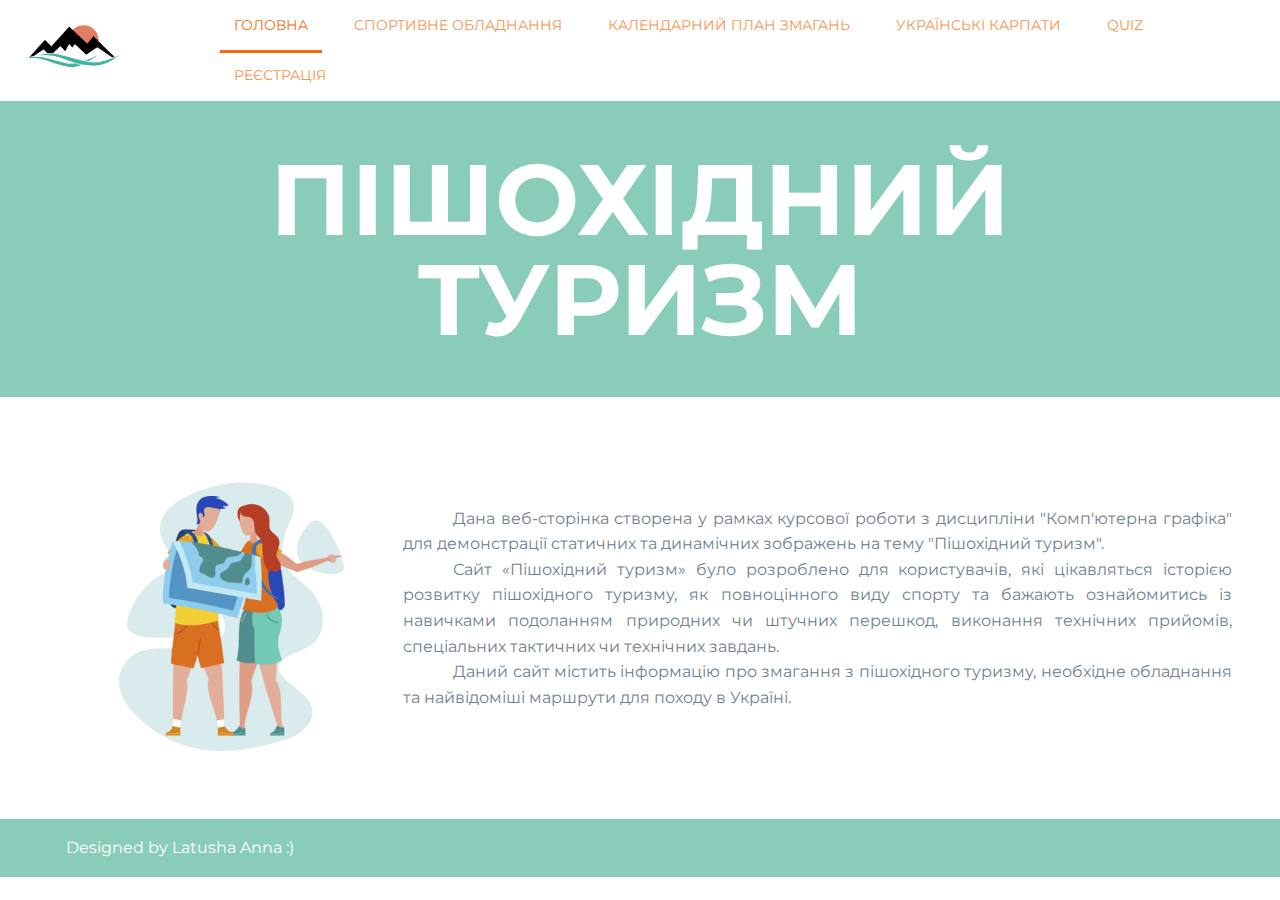
<file: index.html>
<!DOCTYPE html>
<html lang="en">
<head>
    <meta charset="UTF-8">
    <meta http-equiv="X-UA-Compatible" content="IE=edge">
    <meta name="viewport" content="width=device-width, initial-scale=1.0">
    <link rel="stylesheet" href="./style.css">
    <link href="https://fonts.googleapis.com/css?family=Kaushan+Script|Montserrat:400,700&amp;subset=cyrillic-ext" rel="stylesheet">
    <title>Спортивний туризм</title>
</head>
<body>
    <header>
        <div class="wrapper">
            <input type="checkbox" id="check-menu">
            <label for="check-menu" class="nav-burger"><img class="nav-logo" src="./images/лого2.png" alt="Логотип"></label>
            <div class="burger-line first"></div>
            <div class="burger-line second"></div>
            <div class="burger-line third"></div>
            <div class="burger-line fourth"></div>            
            <nav class="main-menu">
                <a class="link-burger active" href="./index.html">Головна</a>
                <a class="link-burger" href="./equipment.html">Спортивне обладнання</a>
                <a class="link-burger" href="./champ.html">Календарний план змагань</a>
                <a class="link-burger" href="./travel.html">Українські карпати</a>
                <a class="link-burger" href="./quiz.html">Quiz</a>
                <a class="link-burger" href="./registration.html">Реєстрація</a>
            </nav>
        </div>
        <div><img class="logo" src="./images/лого2.png" alt="Логотип"></div>
        <nav class="nav">
            <a class="nav__link active" href="./index.html">Головна</a>
            <a class="nav__link" href="./equipment.html">Спортивне обладнання</a>
            <a class="nav__link" href="./champ.html">Календарний план змагань</a>
            <a class="nav__link" href="./travel.html">Українські карпати</a>
            <a class="nav__link" href="./quiz.html">Quiz</a>
            <a class="nav__link" href="./registration.html">Реєстрація</a>
        </nav>
    </header>
    <main>
        <div class = "main-title">
            <h1 class = "main-title-1">Пішохідний <br> туризм</h1>
        </div>
        <div class = "main">
            <div class = "main-content">
                <img class = "main-image" src = "./images/g2.png" alt = "Туристи"/>
                <div class = "txt">
                    <p class="indent">
                        Дана  веб-сторінка  створена у рамках курсової  роботи з дисципліни "Комп'ютерна графіка" для демонстрації статичних та динамічних зображень на тему "Пішохідний туризм". 
                    <br>
                    </p>
                    <p class="indent">
                        Сайт «Пішохідний туризм» було розроблено для користувачів, які цікавляться історією розвитку пішохідного туризму, як повноцінного виду спорту  та бажають ознайомитись із навичками подоланням природних чи штучних перешкод, виконання технічних прийомів, спеціальних тактичних чи технічних завдань. 
                    <br>
                    </p>
                    <p class="indent">
                         Даний сайт містить інформацію про  змагання з пішохідного туризму, необхідне обладнання та найвідоміші маршрути для походу в Україні.
                    </p>
                </div>   
            </div>
        </div>
    </main>
    <footer class = "foot">   
        <p class = "indent">Designed by Latusha Anna :) <p> 
    </footer> 

    
</body>
</html>
</file>
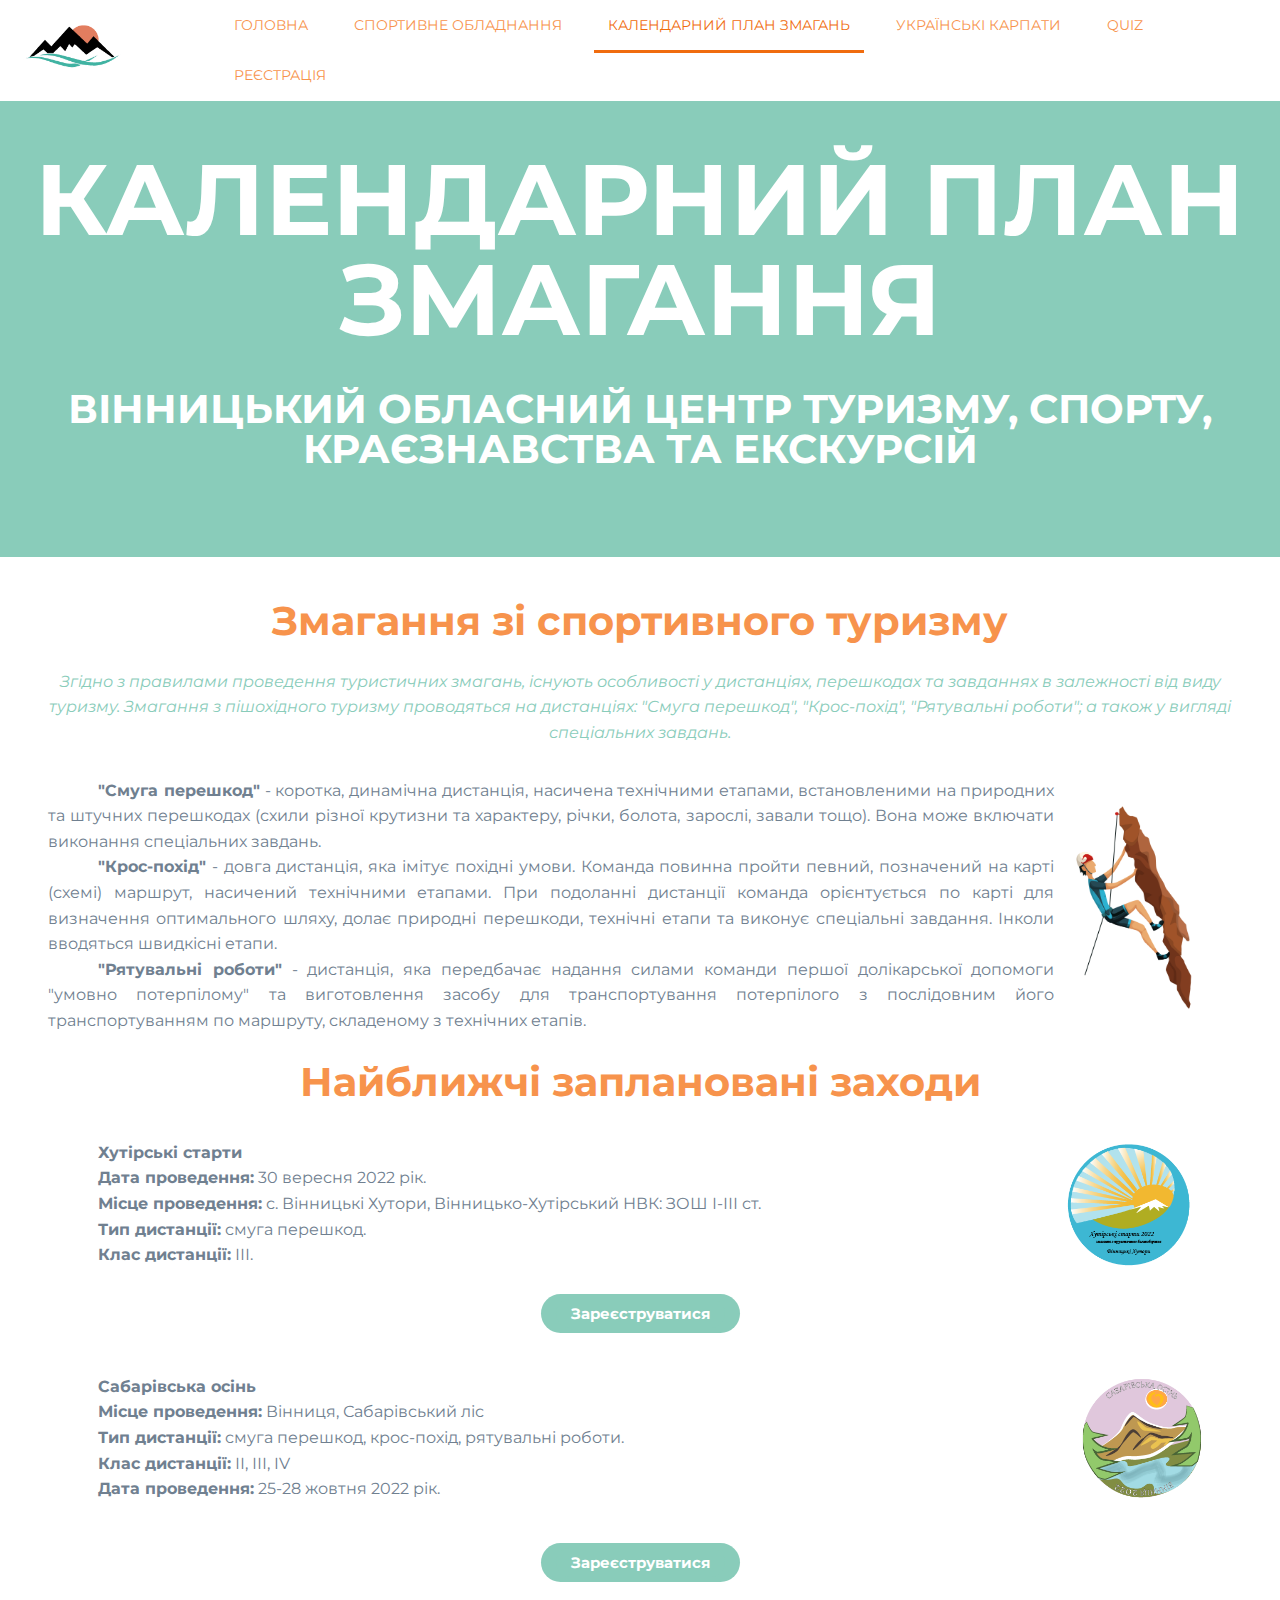
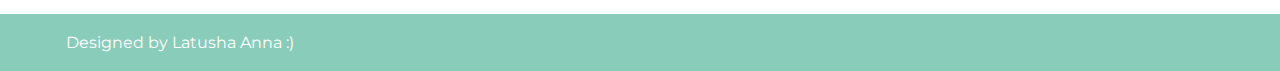
<file: champ.html>
<!DOCTYPE html>
<html lang="en">
<head>
    <meta charset="UTF-8">
    <meta http-equiv="X-UA-Compatible" content="IE=edge">
    <meta name="viewport" content="width=device-width, initial-scale=1.0">
    <link rel="stylesheet" href="./style.css">
    <link href="https://fonts.googleapis.com/css?family=Kaushan+Script|Montserrat:400,700&amp;subset=cyrillic-ext" rel="stylesheet">
    <title>Календарний план змаганнь</title>
</head>
<body>
    <header>
        <div class="wrapper">
            <input type="checkbox" id="check-menu">
            <label for="check-menu" class="nav-burger"><img class="nav-logo" src="./images/лого2.png" alt="Логотип"></label>
            <div class="burger-line first"></div>
            <div class="burger-line second"></div>
            <div class="burger-line third"></div>
            <div class="burger-line fourth"></div>            
            <nav class="main-menu">
                <a class="link-burger active" href="./index.html">Головна</a>
                <a class="link-burger" href="./equipment.html">Спортивне обладнання</a>
                <a class="link-burger" href="./champ.html">Календарний план змагань</a>
                <a class="link-burger" href="./travel.html">Українські карпати</a>
                <a class="link-burger" href="./quiz.html">Quiz</a>
                <a class="link-burger" href="./registration.html">Реєстрація</a>
            </nav>
        </div>
        <div><img class="logo" src="./images/лого2.png" alt="Логотип"></div>
        <nav class="nav">
            <a class="nav__link" href="./index.html">Головна</a>
            <a class="nav__link" href="./equipment.html">Спортивне обладнання</a>
            <a class="nav__link active" href="./champ.html">Календарний план змагань</a>
            <a class="nav__link" href="./travel.html">Українські карпати</a>
            <a class="nav__link" href="./quiz.html">Quiz</a>
            <a class="nav__link" href="./registration.html">Реєстрація</a>
        </nav>
    </header>
    <main>
        <div class="main-title">
            <h1 class="main-title-1">Календарний план змагання</h1>
            <h2 class="main-title-2">Вінницький обласний центр туризму, спорту, краєзнавства та екскурсій</h2>
        </div>
        <div class="main">
            <h1 class="main-subtitle">Змагання зі спортивного туризму</h1>
            <div class="intro">
                Згідно з правилами проведення туристичних змагань, існують особливості у дистанціях, перешкодах та завданнях в залежності від виду туризму. Змагання з пішохідного туризму проводяться на дистанціях: "Смуга перешкод", "Крос-похід", "Рятувальні роботи"; а також у вигляді спеціальних завдань.
            </div>
            <div class="main-content">
                <div class="txt">
                    <p class="indent">
                        <b>"Смуга перешкод"</b> - коротка, динамічна дистанція, насичена технічними етапами, встановленими на природних та штучних перешкодах (схили різної крутизни та характеру, річки, болота, зарослі, завали тощо). Вона може включати виконання спеціальних завдань.
                    </p>
                    <p class="indent">
                        <b>"Крос-похід"</b> - довга дистанція, яка імітує похідні умови. Команда повинна пройти певний, позначений на карті (схемі) маршрут, насичений технічними етапами. При подоланні дистанції команда орієнтується по карті для визначення оптимального шляху, долає природні перешкоди, технічні етапи та виконує спеціальні завдання. Інколи вводяться швидкісні етапи.
                    </p>
                    <p class="indent">
                        <b>"Рятувальні роботи"</b> - дистанція, яка передбачає надання силами команди першої долікарської допомоги "умовно потерпілому" та виготовлення засобу для транспортування потерпілого з послідовним його транспортуванням по маршруту, складеному з технічних етапів.
                    </p>              
                </div>
                <img class="equip-image" src = "./images/Турист.png"/>
            </div>
            <h1 class="main-subtitle">Найближчі заплановані заходи</h1>
            <div class="main-content">
                <div class="txt">
                    <p class="indent"><b>Хутірські старти</b></p>
                    <p class="indent"><b>Дата проведення:</b> 30 вересня 2022 рік.</p>
                    <p class="indent"><b>Місце проведення:</b> с. Вінницькі Хутори, Вінницько-Хутірський НВК: ЗОШ І-ІІІ ст.</p>
                    <p class="indent"><b>Тип дистанції:</b> смуга перешкод.</p>
                    <p class="indent"><b>Клас дистанції:</b> ІІІ.</p>
                </div>
                <img class="equip-image" src = "./images/Хутірські старти.png"/>
            </div>
            <form class = "button1" action="./registration.html">
                <button type="submit"><b> Зареєструватися </b></button>
            </form>
            <div class="main-content">
                <div class="txt">
                    <p class="indent"><b>Сабарівська осінь</b></p>
                    <p class="indent"><b>Місце проведення:</b> Вінниця, Сабарівський ліс</p>
                    <p class="indent"><b>Тип дистанції:</b> смуга перешкод, крос-похід, рятувальні роботи.</p>
                    <p class="indent"><b>Клас дистанції:</b> ІІ, ІІІ, IV</p>
                    <p class="indent"><b>Дата проведення:</b> 25-28 жовтня 2022 рік.</p>
                </div>
                <img class="equip-image" src = "./images/Сабарів.png"/>
            </div>
            <form class = "button1" action="./registration.html">
                <button type="submit"> <b> Зареєструватися </b></button>
            </form>
        </div>
    </main>
    <footer class="foot">   
        <p class="indent">Designed by Latusha Anna :) <p> 
    </footer> 

    
</body>
</html>
</file>
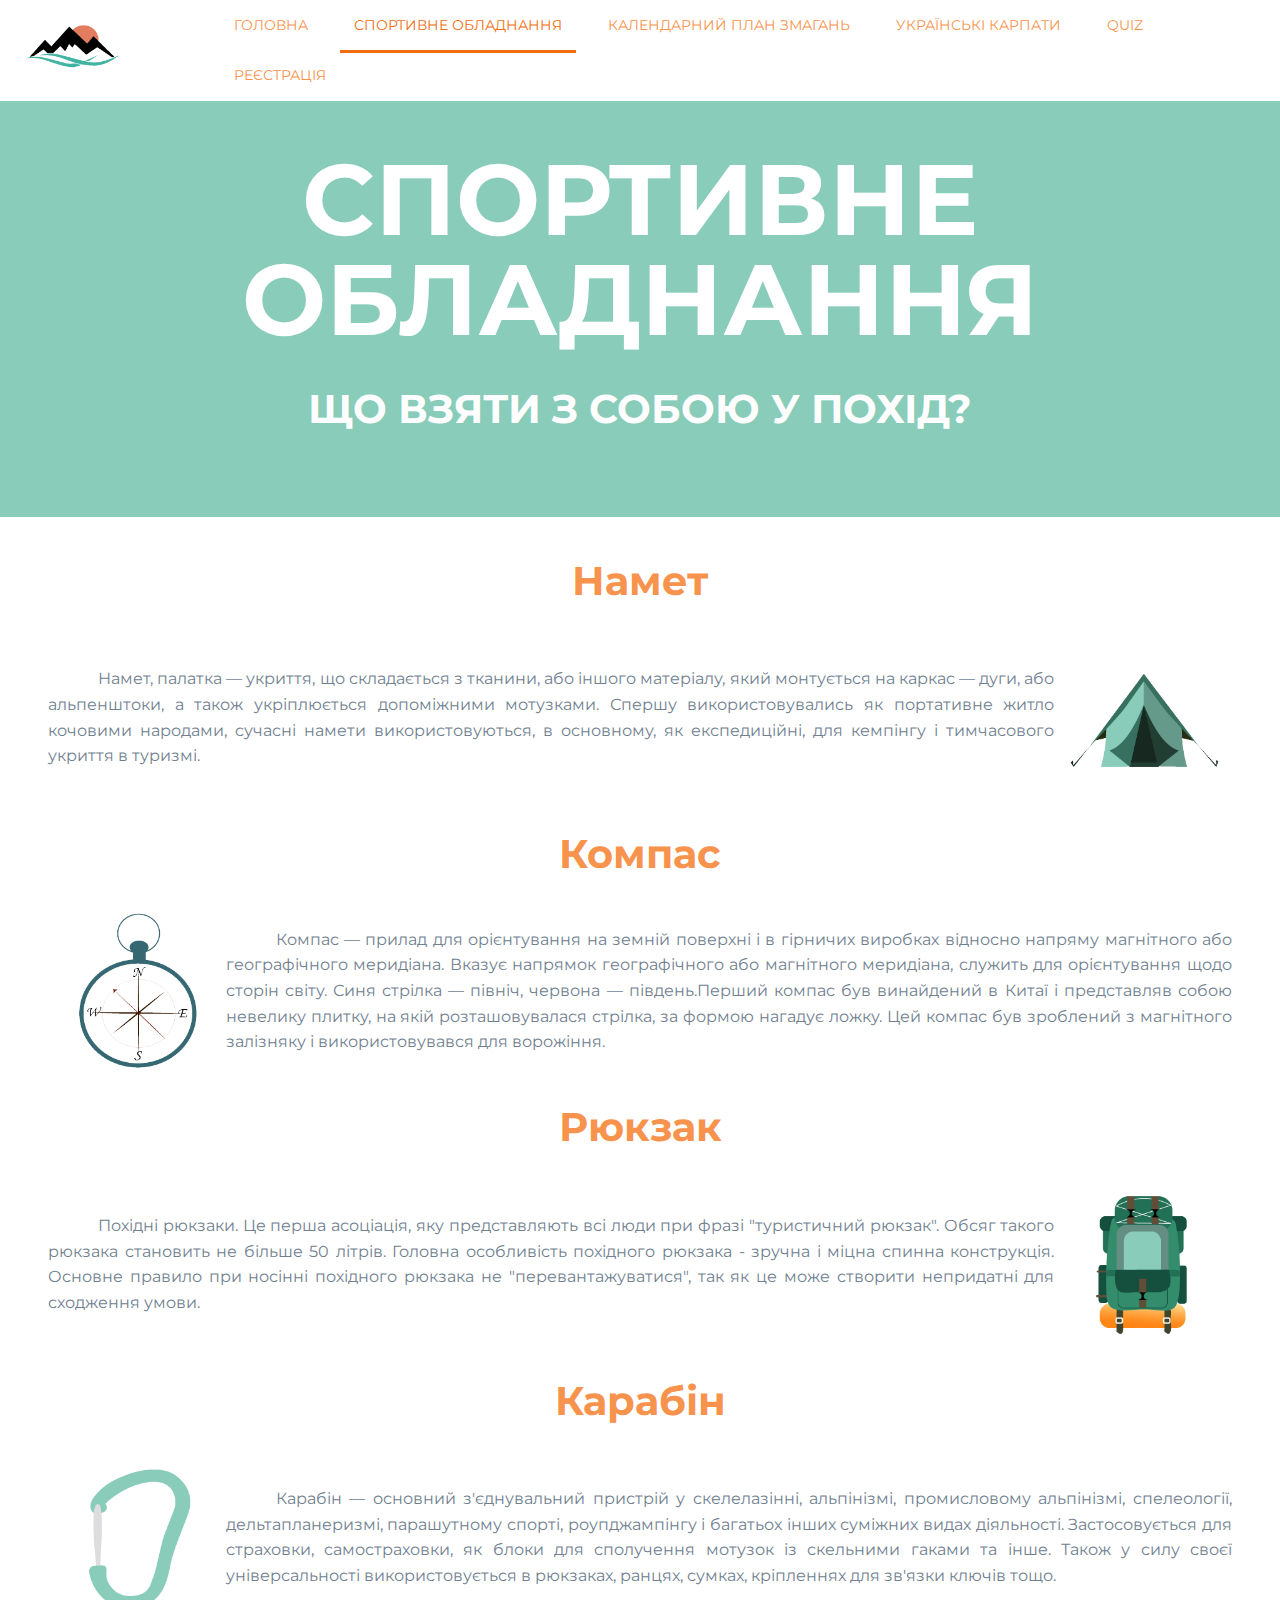
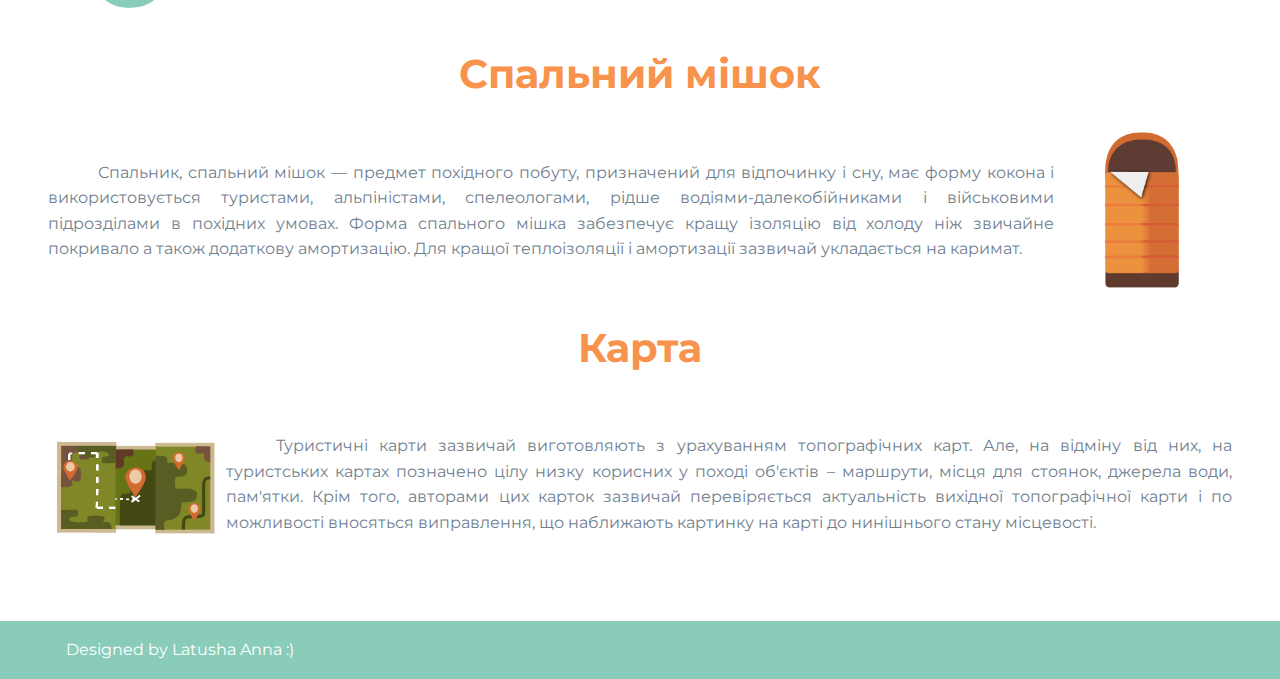
<file: equipment.html>
<!DOCTYPE html>
<html lang="en">
<head>
    <meta charset="UTF-8">
    <meta http-equiv="X-UA-Compatible" content="IE=edge">
    <meta name="viewport" content="width=device-width, initial-scale=1.0">
    <link rel="stylesheet" href="./style.css">
    <link href="https://fonts.googleapis.com/css?family=Kaushan+Script|Montserrat:400,700&amp;subset=cyrillic-ext" rel="stylesheet">
    <title>Спортивне спорядження</title>
</head>
<body>
    <header>
        <div class="wrapper">
            <input type="checkbox" id="check-menu">
            <label for="check-menu" class="nav-burger"><img class="nav-logo" src="./images/лого2.png" alt="Логотип"></label>
            <div class="burger-line first"></div>
            <div class="burger-line second"></div>
            <div class="burger-line third"></div>
            <div class="burger-line fourth"></div>            
            <nav class="main-menu">
                <a class="link-burger active" href="./index.html">Головна</a>
                <a class="link-burger" href="./equipment.html">Спортивне обладнання</a>
                <a class="link-burger" href="./champ.html">Календарний план змагань</a>
                <a class="link-burger" href="./travel.html">Українські карпати</a>
                <a class="link-burger" href="./quiz.html">Quiz</a>
                <a class="link-burger" href="./registration.html">Реєстрація</a>
            </nav>
        </div>
        <div><img class="logo" src="./images/лого2.png" alt="Логотип"></div>
        <nav class="nav">
            <a class="nav__link" href="./index.html">Головна</a>
            <a class="nav__link active" href="./equipment.html">Спортивне обладнання</a>
            <a class="nav__link" href="./champ.html">Календарний план змагань</a>
            <a class="nav__link" href="./travel.html">Українські карпати</a>
            <a class="nav__link" href="./quiz.html">Quiz</a>
            <a class="nav__link" href="./registration.html">Реєстрація</a>
        </nav>
    </header>
    <main>
        <div class="main-title">
            <h1 class="main-title-1">Спортивне обладнання</h1>
            <h2 class="main-title-2">Що взяти з собою у похід?</h2>
        </div>
        <div class = "main">
            <h1 class="main-subtitle">Намет</h1>
            <div class="main-content">
                <div class="txt">
                    <p class="indent">
                        Намет, палатка — укриття, що складається з тканини, або іншого матеріалу, який монтується на каркас — дуги, або альпенштоки, а також укріплюється допоміжними мотузками. Спершу використовувались як портативне житло кочовими народами, сучасні намети використовуються, в основному, як експедиційні, для кемпінгу і тимчасового укриття в туризмі.
                    </p>
                </div>    
                <img class="equip-image" src = "./images/Палатка.png"/> 
            </div>  
            <h1 class="main-subtitle">Компас</h1>
            <div class="main-content">
                <img class="equip-image" src = "./images/Компас.png"/>
                <div class="txt">
                    <p class="indent">
                        Компас — прилад для орієнтування на земній поверхні і в гірничих виробках відносно напряму магнітного або географічного меридіана. Вказує напрямок географічного або магнітного меридіана, служить для орієнтування щодо сторін світу. Синя стрілка — північ, червона — південь.Перший компас був винайдений в Китаї і представляв собою невелику плитку, на якій розташовувалася стрілка, за формою нагадує ложку. Цей компас був зроблений з магнітного залізняку і використовувався для ворожіння. 
                    </p>
                </div>    
            </div>
            <h1 class="main-subtitle">Рюкзак</h1>
            <div class="main-content">
                <div class="txt">
                    <p class="indent">
                        Похідні рюкзаки. Це перша асоціація, яку представляють всі люди при фразі "туристичний рюкзак". Обсяг такого рюкзака становить не більше 50 літрів. Головна особливість похідного рюкзака - зручна і міцна спинна конструкція. Основне правило при носінні похідного рюкзака не "перевантажуватися", так як це може створити непридатні для сходження умови.   
                    </p>
                </div>  
                <img class="equip-image" src = "./images/Рюкзак.png"/>   
            </div> 
            <h1 class="main-subtitle">Карабін</h1>
            <div class="main-content">
                <img class="equip-image" src = "./images/Карабін.png"/>
                <div class="txt"> 
                    <p class="indent">
                        Карабін — основний з'єднувальний пристрій у скелелазінні, альпінізмі, промисловому альпінізмі, спелеології, дельтапланеризмі, парашутному спорті, роупджампінгу і багатьох інших суміжних видах діяльності. Застосовується для страховки, самостраховки, як блоки для сполучення мотузок із скельними гаками та інше.        Також у силу своєї універсальності використовується  в рюкзаках, ранцях, сумках, кріпленнях для зв'язки ключів тощо.
                    </p>
                </div>    
            </div> 
            <h1 class="main-subtitle">Спальний мішок</h1>
            <div class="main-content">
                <div class="txt">
                    <p class="indent">
                        Спальник, спальний мішок — предмет похідного побуту, призначений для відпочинку і сну, має форму кокона і використовується туристами, альпіністами, спелеологами, рідше водіями-далекобійниками і військовими підрозділами в похідних умовах. Форма спального мішка забезпечує кращу ізоляцію від холоду ніж звичайне покривало а також додаткову амортизацію. Для кращої теплоізоляції і амортизації зазвичай укладається на каримат.
                    </p>
                </div>  
                <img class="equip-image" src = "./images/Спальний мішок.png"/>  
            </div> 
            <h1 class="main-subtitle">Карта</h1>
            <div class="main-content">
                <img  class = "equip-image" src = "./images/Карта.png"/>
                <div class="txt">   
                    <p class="indent">
                        Туристичні карти зазвичай виготовляють з урахуванням топографічних карт. Але, на відміну від них, на туристських картах позначено цілу низку корисних у поході об'єктів – маршрути, місця для стоянок, джерела води, пам'ятки. Крім того, авторами цих карток зазвичай перевіряється актуальність вихідної топографічної карти і по можливості вносяться виправлення, що наближають картинку на карті до нинішнього стану місцевості.
                    </p>
                </div>  
            </div>
        </div>  
    </main>
    <footer class="foot">   
        <p class="indent">Designed by Latusha Anna :) <p> 
    </footer> 

    
</body>
</html>
</file>
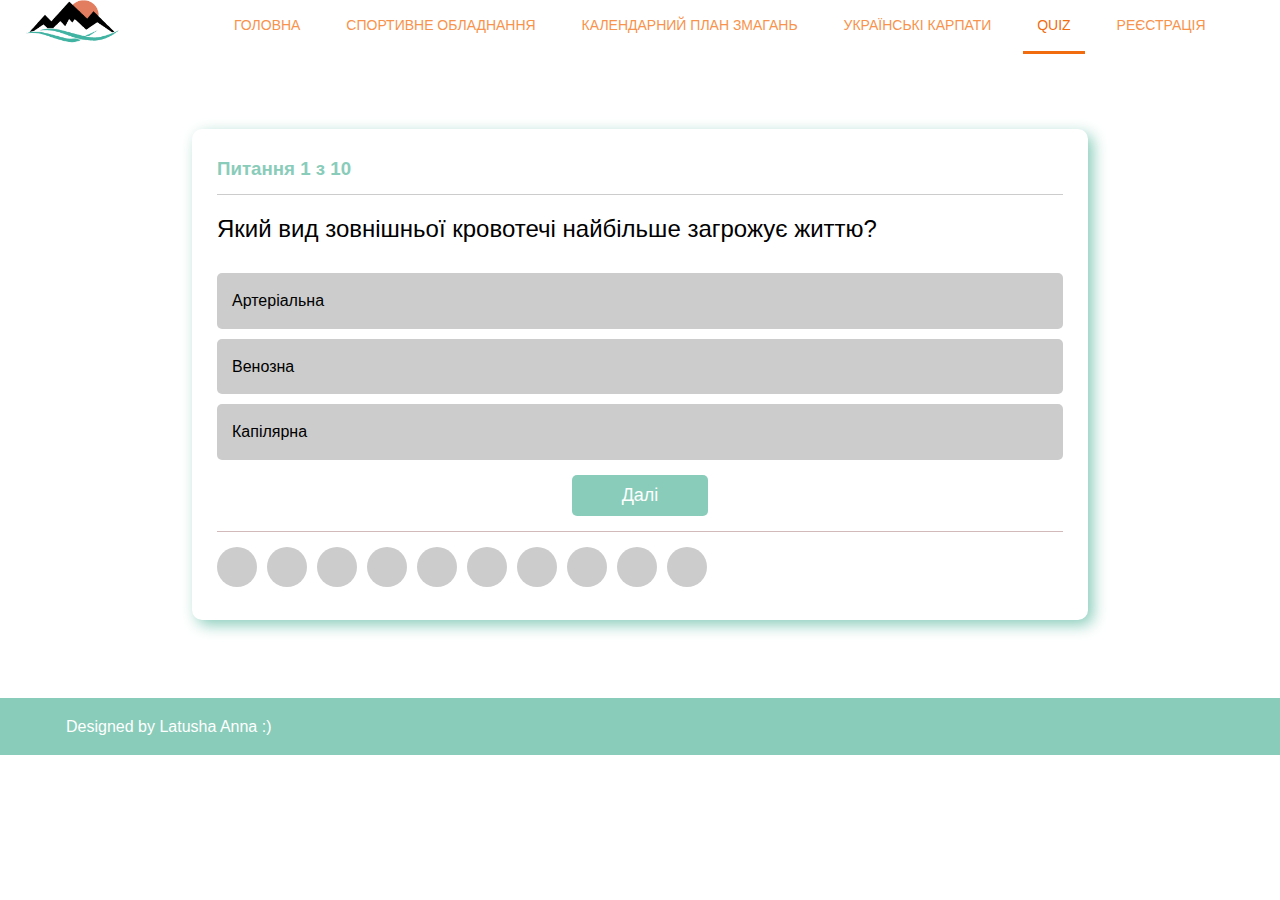
<file: quiz.html>
<!DOCTYPE html>
<html lang="en">
<head>
    <meta charset="UTF-8">
    <meta http-equiv="X-UA-Compatible" content="IE=edge">
    <meta name="viewport" content="width=device-width, initial-scale=1.0">
    <link rel="stylesheet" href="./style.css">
    <title>Quiz</title>
</head>
<body>
    <header>
        <div class="wrapper">
            <input type="checkbox" id="check-menu">
            <label for="check-menu" class="nav-burger"><img class="nav-logo" src="./images/лого2.png" alt="Логотип"></label>
            <div class="burger-line first"></div>
            <div class="burger-line second"></div>
            <div class="burger-line third"></div>
            <div class="burger-line fourth"></div>            
            <nav class="main-menu">
                <a class="link-burger active" href="./index.html">Головна</a>
                <a class="link-burger" href="./equipment.html">Спортивне обладнання</a>
                <a class="link-burger" href="./champ.html">Календарний план змагань</a>
                <a class="link-burger" href="./travel.html">Українські карпати</a>
                <a class="link-burger" href="./quiz.html">Quiz</a>
                <a class="link-burger" href="./registration.html">Реєстрація</a>
            </nav>
        </div>
        <div><img class="logo" src="./images/лого2.png" alt="Логотип"></div>
        <nav class="nav">
            <a class="nav__link" href="./index.html">Головна</a>
            <a class="nav__link" href="./equipment.html">Спортивне обладнання</a>
            <a class="nav__link" href="./champ.html">Календарний план змагань</a>
            <a class="nav__link" href="./travel.html">Українські карпати</a>
            <a class="nav__link active" href="./quiz.html">Quiz</a>
            <a class="nav__link" href="./registration.html">Реєстрація</a>
        </nav>
    </header>
    <div class="quiz">
        <div class="quiz-over-modal">
            <div class="content">
                <h1>Чудовий результат!</h1>
                <p>Ти відповів на 
                    <span id="correct-answer"></span> з 
                    <span id="number-of-all-questions-2"></span> вопроса
                </p>
                <button id="btn-try-again">Спробувати знову</button>
                <a href="./index.html" id="btn-try-again-1">Вийти</a>
            </div>
        </div>
        <div class="quiz-container">
            <div class="question-number">
                <h3>Питання
                    <span id="number-of-question"></span>
                    з
                    <span id="number-of-all-questions"></span>
                </h3>
            </div>
            <div id="question"></div>
            <div class="options">
                <div data-id = "1" class="option option1"></div>
                <div data-id = "2" class="option option2"></div>
                <div data-id = "3" class="option option3"></div>
            </div>
            <div class="button">
                <button id="btn-next">Далі</button>
            </div>
            <div id="answers-tracker">
    
            </div>
        </div>
    </div>
    <footer class="foot">   
        <p class="indent">Designed by Latusha Anna :) <p> 
    </footer>
    <script src="main.js"></script>
</body>
</html>
</file>
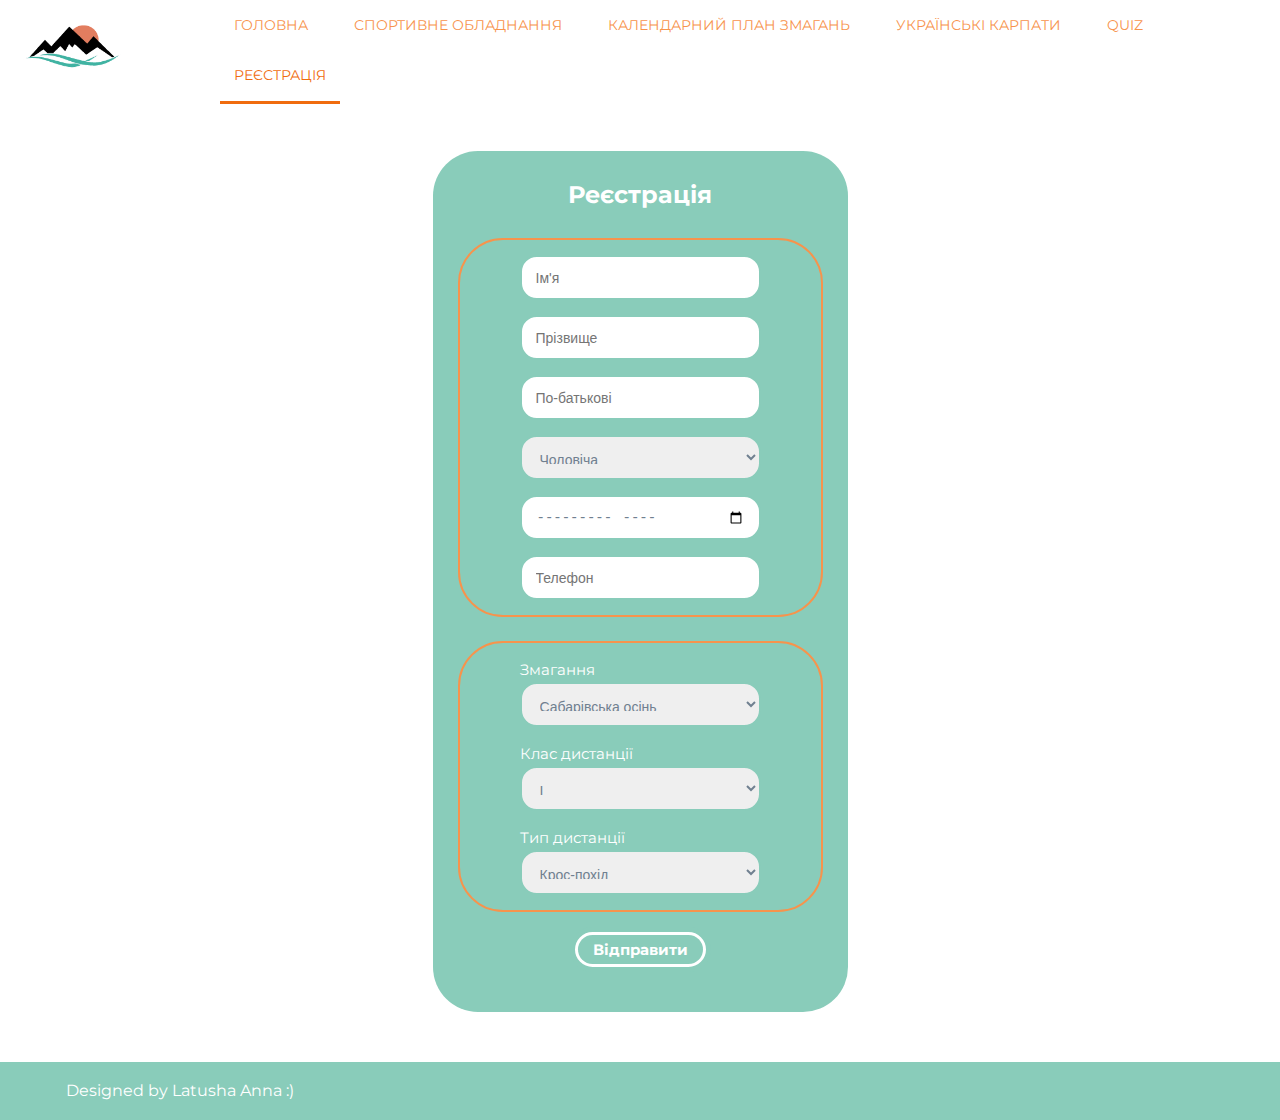
<file: registration.html>
<!DOCTYPE html>
<html lang="en">
<head>
    <meta charset="UTF-8">
    <meta http-equiv="X-UA-Compatible" content="IE=edge">
    <meta name="viewport" content="width=device-width, initial-scale=1.0">
    <link rel="stylesheet" href="./style.css">
    <link href="https://fonts.googleapis.com/css?family=Kaushan+Script|Montserrat:400,700&amp;subset=cyrillic-ext" rel="stylesheet">
    <title>Реєстрація</title>
</head>
<body>
    <header>
        <div class="wrapper">
            <input type="checkbox" id="check-menu">
            <label for="check-menu" class="nav-burger"><img class="nav-logo" src="./images/лого2.png" alt="Логотип"></label>
            <div class="burger-line first"></div>
            <div class="burger-line second"></div>
            <div class="burger-line third"></div>
            <div class="burger-line fourth"></div>            
            <nav class="main-menu">
                <a class="link-burger active" href="./index.html">Головна</a>
                <a class="link-burger" href="./equipment.html">Спортивне обладнання</a>
                <a class="link-burger" href="./champ.html">Календарний план змагань</a>
                <a class="link-burger" href="./travel.html">Українські карпати</a>
                <a class="link-burger" href="./quiz.html">Quiz</a>
                <a class="link-burger" href="./registration.html">Реєстрація</a>
            </nav>
        </div>
        <div><img class="logo" src="./images/лого2.png" alt="Логотип"></div>
        <nav class="nav">
            <a class="nav__link" href="./index.html">Головна</a>
            <a class="nav__link" href="./equipment.html">Спортивне обладнання</a>
            <a class="nav__link" href="./champ.html">Календарний план змагань</a>
            <a class="nav__link" href="./travel.html">Українські карпати</a>
            <a class="nav__link" href="./quiz.html">Quiz</a>
            <a class="nav__link active" href="./registration.html">Реєстрація</a>
        </nav>
    </header>
    <form class = "register-form" action="#">
        <h1 class="form-title">Реєстрація</h1>
        <div class="form-fields">
            <div class="form-block">
                <div class = "form-field">
                    <input type="text" name="name" placeholder="Ім'я" required>
                </div>
                <div class = "form-field">
                    <input type="text" name="Surname" placeholder="Прізвище" required>
                </div>
                <div class = "form-field">
                    <input type="text" name="Surname" placeholder="По-батькові" required>
                </div>
                <div class = "form-field">
                    <select name="Sex" required >
                        <option value="1">Чоловіча</option>
                        <option value="2">Жіноча</option>   
                    </select>
                </div>
                <div class = "form-field">
                    <input type="month" name="month" placeholder="Рік і місяць народження" required>
                </div>
                 <div class = "form-field">
                    <input type="tel" name="Telephone" placeholder="Телефон" required>
                </div>
            </div>
            <br>
            <div class="form-block">
                <label for="1">Змагання</label>
                <div class = "form-field">
                    <select name="Champ" required >
                        <option value="1">Сабарівська осінь</option>
                        <option value="2">Хутірські старти</option>
                        <option value="3">Файний листопад</option>
                        <option value="4">Чемпіонат області</option>   
                    </select>
                </div>
                <label for="1">Клас дистанції</label>
                <div class = "form-field">
                    <select name="Cool" required >
                        <option value="1">I</option>
                        <option value="2">II</option> 
                        <option value="1">III</option>
                        <option value="2">IV</option>   
                    </select>
                </div>
                <label for="1">Тип дистанції</label>
                <div class = "form-field" >
                    <select name="Tipe" required >
                        <option value="1">Крос-похід</option>
                        <option value="2">Смуга перешкод</option>   
                        <option value="3">Рятувальні роботи</option>  
                    </select>
                </div>
            </div>

        </div>
        <div>
            <div class = "form-button">
                <button type="submit"><b> Відправити</b></button>
            </div>
        </div>  
    </form>
    <footer class="foot">   
        <p class="indent">Designed by Latusha Anna :) <p> 
    </footer>     
</body>
</html>
</file>
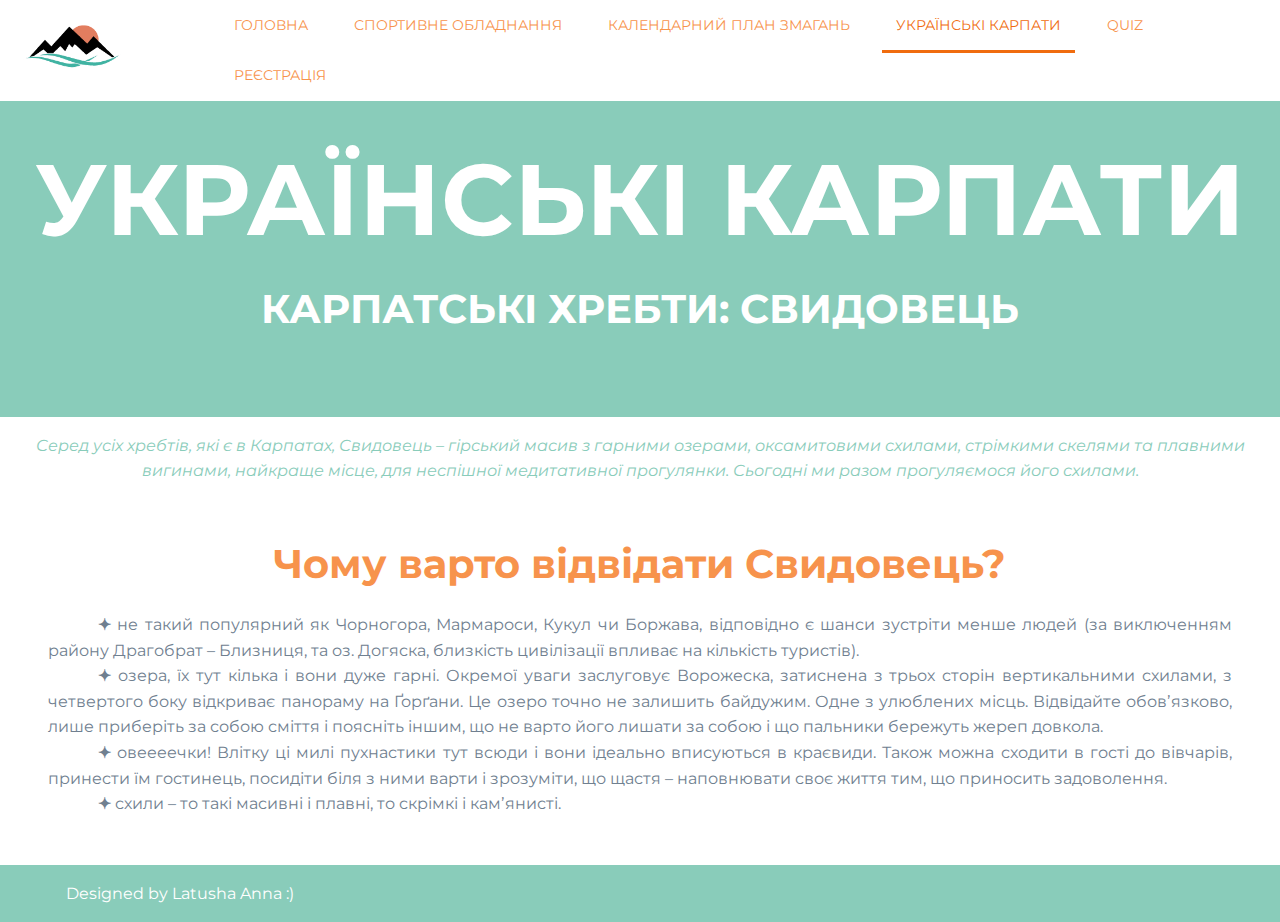
<file: travel.html>
<!DOCTYPE html>
<html lang="en">
<head>
    <meta charset="UTF-8">
    <meta http-equiv="X-UA-Compatible" content="IE=edge">
    <meta name="viewport" content="width=device-width, initial-scale=1.0">
    <link rel="stylesheet" href="./style.css">
    <link href="https://fonts.googleapis.com/css?family=Kaushan+Script|Montserrat:400,700&amp;subset=cyrillic-ext" rel="stylesheet">
    <title>Українські Карпати</title>
</head>
<body>
    <header>
        <div class="wrapper">
            <input type="checkbox" id="check-menu">
            <label for="check-menu" class="nav-burger"><img class="nav-logo" src="./images/лого2.png" alt="Логотип"></label>
            <div class="burger-line first"></div>
            <div class="burger-line second"></div>
            <div class="burger-line third"></div>
            <div class="burger-line fourth"></div>            
            <nav class="main-menu">
                <a class="link-burger active" href="./index.html">Головна</a>
                <a class="link-burger" href="./equipment.html">Спортивне обладнання</a>
                <a class="link-burger" href="./champ.html">Календарний план змагань</a>
                <a class="link-burger" href="./travel.html">Українські карпати</a>
                <a class="link-burger" href="./quiz.html">Quiz</a>
                <a class="link-burger" href="./registration.html">Реєстрація</a>
            </nav>
        </div>
        <div><img class="logo" src="./images/лого2.png" alt="Логотип"></div>
        <nav class="nav">
            <a class="nav__link" href="./index.html">Головна</a>
            <a class="nav__link" href="./equipment.html">Спортивне обладнання</a>
            <a class="nav__link" href="./champ.html">Календарний план змагань</a>
            <a class="nav__link active" href="./travel.html">Українські карпати</a>
            <a class="nav__link" href="./quiz.html">Quiz</a>
            <a class="nav__link" href="./registration.html">Реєстрація</a>
        </nav>
    </header>
    <main>
        <div class="main-title">
            <h1 class="main-title-1">Українські карпати</h1>
            <h2 class="main-title-2">Карпатські хребти: Свидовець</h2>
        </div>
        <div class="intro">
            Серед усіх хребтів, які є в Карпатах, Свидовець – гірський масив з гарними озерами, оксамитовими схилами, стрімкими скелями та плавними вигинами, найкраще місце, для неспішної медитативної прогулянки. Сьогодні ми разом прогуляємося його схилами.
        </div>
        <div class="main">
            <h1 class="main-subtitle">Чому варто відвідати Свидовець?</h1>
            <div class="main-content">  
                <div class="txt-only">
                    <p class="indent">
                        <b>✦</b> не такий популярний як Чорногора, Мармароси, Кукул чи Боржава, відповідно є шанси зустріти менше людей (за виключенням району Драгобрат – Близниця, та оз. Догяска, близкість цивілізації впливає на кількість туристів).
                    </p>
                    <p class="indent">
                        <b>✦</b> озера, їх тут кілька і вони дуже гарні. Окремої уваги заслуговує Ворожеска, затиснена з трьох сторін вертикальними схилами, з четвертого боку відкриває панораму на Ґорґани. Це озеро точно не залишить байдужим. Одне з улюблених місць. Відвідайте обовʼязково, лише приберіть за собою сміття і поясніть іншим, що не варто його лишати за собою і що пальники бережуть жереп довкола.
                    </p>
                    <p class="indent">
                        <b>✦</b> овеееечки! Влітку ці милі пухнастики тут всюди і вони ідеально вписуються в краєвиди. Також можна сходити в гості до вівчарів, принести їм гостинець, посидіти біля з ними варти і зрозуміти, що щастя – наповнювати своє життя тим, що приносить задоволення.
                    </p>
                    <p class="indent">
                        <b>✦</b> схили – то такі масивні і плавні, то скрімкі і камʼянисті.
                    </p>
                </div>
            </div>
        </div>
    </main>
    <footer class="foot">   
        <p class="indent">Designed by Latusha Anna :) <p> 
    </footer> 

    
</body>
</html>
</file>
<file: style.css>
body {
    font-family: 'Montserrat', sans-serif;
    font-size: 16px;
    line-height: 1.6;
    color: #333;
    margin: auto;
}
*,
*:before,
*:after {
    box-sizing: border-box;
    margin: 0;
    padding: 0;
}

header{
    width: 100%;
    padding: 1em auto;  
    display: flex;
    background-color: #fff;
    justify-content: space-between;
    align-items: center;
    /*position: relative;*/
    z-index: 1000;
}

.nav {
    font-size: 14px;
    width: 90%;
    text-transform: uppercase;
}
.nav-logo{
    width: 75px;
    margin: auto;
    
}

.nav__link {
    display: inline-block;
    vertical-align: middle;
    height: fit-content;
    width: fit-content;
    text-align: center;
    padding: 1em 1em ;
    margin-left: 1em;
    position: relative;
    color: rgb(247, 147, 76);
    text-decoration: none;
}

.nav__link:after {
    content: "";
    display: block;
    width: 100%;
    height: 3px;
    background-color: rgb(240, 108, 14);
    opacity: 0;
    position: absolute;
    top: 100%;
    left: 0;
    z-index: 1;
}

.nav__link:hover {
    color: rgb(240, 108, 14);
}

.nav__link:hover:after,
.nav__link.active:after {
    opacity: 1;
}

.nav__link.active {
    color: rgb(240, 108, 14);
}

.wrapper{
    display: none;
    margin:0 auto;
    width: 100%;
    background-color: #89ccba;
    position: relative;
    color: rgb(255, 255, 255);
    text-align: center;
    height: 40px;
}
#check-menu{
    display: none;
}
.nav-burger{
    display: block;
    width: 100%;
    height:5%;
    padding-top: 15px;
    line-height: 40px;
    cursor: pointer;
    z-index: 2;
}

.burger-line{
    position:absolute;
    top: 18px;
    right: 10px;
    width: 35px;
    height: 2px;
    background-color: #89CCBA;
}
.second, .third{
    top: 28px;
}
.fourth{
    top: 38px;
}
.main-menu{
    display: block;
    position: absolute;
    width: 100%;
    bottom: 90%;
    left: 0;
    transform:translateY(100%); 
    max-height: 0;
    font-size: 0;
    overflow: hidden;
    transition: .5s all;
}
.link-burger{
    display: block;
    width: 100%;
    padding: 10px;
    color: white;
    text-decoration: none;
    border-radius: 1px solid #ffffff;
    background-color: #89ccba;
}
.link-burger.active {
    color: rgb(240, 108, 14);
}
#check-menu:checked ~ .main-menu{
    max-height: 500px;
    font-size: 16px;
}
#check-menu:checked ~ .first{
    display: none;
}
#check-menu:checked ~ .second{
    transform: rotate(45deg);
}
#check-menu:checked ~ .third{
    transform: rotate(-45deg);
}
#check-menu:checked ~ .fourth{
    display: none;
}
.main{
    padding: 2em;
}
.main-title{
    display: flex;
    flex-direction: column;
    justify-content: center;
    width: 100%;
    height: fit-content;
    padding: 3em 0;
    background: #89ccba;
    -webkit-background-size: cover;
    background-size: cover;
    color: #fff;
    text-align: center;
    text-transform: uppercase;
    line-height: 1;
}

.main-title-1{
    font-size: 100px;
}

.main-title-2{
    font-size: 40px;
    padding: 1em;
}

.main-content{
    display: flex;
    width: 100%;
    text-align: justify;
    align-items: center;
    color:slategrey;
    padding: 1em;
}
.txt{
    display: inline;
    text-align: justify;
    width: 85%;
}
.text-only{
    display: inline;
    text-align: justify;
    width: 100%;
}
.intro{
    text-align: center;
    font-style: italic;
    padding: 1em;
    color: #89CCBA;
}
.main-image{
    width: 30%;
}
.equip-image{
    flex-direction: column-reverse;
    height: 15%;
    width: 15%;
}
.indent{
    text-indent: 50px;
}
.main-subtitle{
    margin: 0;
    color: rgb(247, 147, 76);;
    font-size: 40px;
    text-align: center;
}
.foot {
    padding: 1em;
    background-color: #89CCBA;
}

.table{
    margin: 1em;
}

button, .button1{
    display: block;
    width: fit-content;
    height: fit-content;
    padding: 5px 15px;
    background: #89CCBA;
    border: none;
    font-family: 'Montserrat', sans-serif;
    font-size: 15px;
    color: #ffffff;
    cursor: pointer;
    border-radius: 3em;
    margin: 0 auto;
}

input, 
select{
    height: 45px;
    width: 100%;
    font-size: 14px;
    line-height: 16px;
    border: 2px solid #89ccba;
    border-radius: 1.2em;
    color: slategray;
    padding: 1em;
}
input:active, select:active, input:hover, select:hover{
    border: 2px solid rgb(247, 147, 76);
    border-radius: 1.2em;
}
.form-field{
    margin-bottom: 1em;
    color: azure;

}
.form-title{
    color:#fff;
    font-size: 24px;
    text-align: center;
    margin-bottom: 1em;
}

.form-block{
    padding-left: 4em;
    padding-right: 4em;
    padding-top: 1em;
    border: 2px solid rgb(247, 147, 76);
    border-radius: 3em;
}
.form-button{
    width: fit-content;
    height: fit-content;
    margin: 1em auto;
    padding: 3px;
    background-color: #fff;
    border: 5px solid #89ccba;
    border-radius: 3em;
}
form{
    margin: 0;
    padding: 3em 0;
}

.register-form{
    max-width: 415px;
    max-height: fit-content;
    border: none;
    border-radius: 3em;
    background: #89CCBA;
    font-family: 'Montserrat', sans-serif;
    font-size: 15px;
    color: #fff;
    padding: 25px;
    margin: 50px auto;  
}

.logo{
    width: 50%;
    margin: 0 20px;
}

.foot{
    color: #fff;
}

.quiz {
    margin: 0;
    padding: 3em 0;
}

.quiz-container {
    max-width: 70vw;
    min-height: 50vh;
    background-color: #ffffff;
    box-shadow: 5px 5px 15px #89ccba;
    margin: 30px auto;
    border-radius: 10px;
    padding: 25px; 
}
.question-number h3 {
    color: #89ccba;
    border-bottom: 1px solid #ccc;
    margin: 0;
    padding-bottom:  10px;
}

#question {
    font-size: 24px;
    color: #000000;
    padding: 15px 0;
    margin-bottom: 10px;
}

.options {
    margin-bottom: 15px;
}

.options div {
    background-color: #cccccc;
    font-size: 16px;
    color: #000000;
    margin-bottom: 10px;
    border-radius: 5px;
    padding: 15px;
    cursor: pointer;
    transition: all .2s ease-in-out;
}

.options div:hover {
    background-color: #ccccccaf;
}

.options div.correct {
    color: #ffffff;
    background-color: #89ccba;
}

.options div.wrong {
    color: #ffffff;
    background-color: rgb(247, 147, 76);
}

.options div.disabled {
    pointer-events: none;
}

.button #btn-next {
    padding: 10px 50px;
    background-color: #89ccba;
    font-size: 18px;
    color: #ffffff;
    border: none; 
    border-radius: 5px;
    cursor: pointer;
    transition: all .2s ease-in-out;
    margin-bottom: 15px;
}
.button #btn-try-again {
    padding: 10px 50px;
    background-color: #89ccba;
    font-size: 18px;
    color: #ffffff;
    border: none; 
    border-radius: 5px;
    cursor: pointer;
    transition: all .2s ease-in-out;
    margin-bottom: 15px;
}

.button #btn-next:hover {
    background-color: #89ccba;
}

#answers-tracker {
    border-top: 1px solid #d2baba;
    padding-top: 15px;
}

#answers-tracker div{
    height:  40px;
    width: 40px;
    background-color: #cccccc;
    display: inline-block;
    border-radius: 50%;
    margin-right: 10px;
}

#answers-tracker div.correct {
    background-color: #89ccba;
}

#answers-tracker div.wrong {
    background-color: rgb(247, 147, 76);
}

.quiz-over-modal {
    position: fixed;
    left: 0;
    top: 0;
    width: 100%;
    height: 100%;
    background-color: rgba(0, 0, 0, 0.9);
    z-index: 10;
    display: none;
    align-items: center;
    justify-content: center;
}

.quiz-over-modal.active {
    display: flex;
}

.quiz-over-modal .content {
    background-color: #89ccba;
    padding: 30px;
    border-radius: 10px;
    flex-basis: 700px;
    max-width: 700px;
    color: #ffffff;
    text-align: center;
}

.quiz-over-modal .content h1 {
    font-size: 36px;
    margin: 0 0 20px;
}

.quiz-over-modal .content button {
    padding: 5px 25px;
    width: fit-content;
    border: none;
    margin-left: 34%;
    background-color: rgb(247, 147, 76);
    transition: all .2s ease-in-out;
    border-radius: 5px;
    cursor: pointer;
    font-size: 20px;
    color: #ffffff;
}
.quiz-over-modal .content a {
    padding: 5px 25px;
    text-decoration: none;
    width: fit-content;
    border: none;
    background-color: rgb(255, 255, 255);
    transition: all .2s ease-in-out;
    border-radius: 5px;
    cursor: pointer;
    font-size: 20px;
    color: #89ccba;
}

.quiz-over-modal .content button:hover {
    background-color: rgb(247, 147, 76);
}




/* Large: 992 - 1199px */
@media(max-width: 1199px){
    body{
        max-width: 1199px;
    }
    .nav{
        width: 95%;
    }
    .nav__link{
        text-align: center;
        font-size: 12px;
        width: 14%;
        height: fit-content;
        padding: 0.5em;
    }
    .main-title-1{
        font-size: 80px;
    }
    .main-title-2{
        font-size: 35px;
    }
    .txt{
        font-size: 14px;
    }

}
/* Medium: 768 - 991px */
@media(max-width: 991px){ 
    body{
        max-width: 991px;
    }
    .wrapper{
        display: contents;
    }
    .logo{
        display: none;
    }
    .nav{
        display: none;
    }
    .main-title-1{
        font-size: 60px;
    }
    .main-title-2{
        font-size: 30px;
    }
    .txt{
        font-size: 14px;
    }
    
}
/* Small: 576 - 767px */
@media(max-width: 767px){
    body{
        max-width: 767px;
    }
    .wrapper{
        display: contents;
    }
    .logo{
        display: none;
    }
    .nav{
        display: none;
    }
    .main-title-1{
        font-size: 40px;
    }
    .main-title-2{
        font-size: 20px;
    }
    .txt{
        font-size: 10px;
    }
    .main-content{
        display: block;
        margin: 0 auto;
    }

    .equip-image, .main-image{
        width: 100%;
        margin: auto;

    }
    .main-subtitle{
        font-size: 24px;
    }
    
}
/* Extra small: 0 - 575px */
@media(max-width: 575px){
    body{
        max-width: 575px;
    }
    .wrapper{
        display: contents;
    }
    .logo{
        display: none;
    }
    .nav{
        display: none;
    }
    .main-title-1{
        font-size: 30px;
    }
    .main-title-2{
        font-size: 15px;
    }
    .main-subtitle{
        
        font-size: 24px;
    }
    .txt{
        font-size: 10px;
        margin: 0 auto;
        width: 100%;
    }
   .main-content{
        display:block;
        
    }
    .equip-image, .main-image{
        width: 100%; 
        margin: auto;
    }
       
}
</file>
